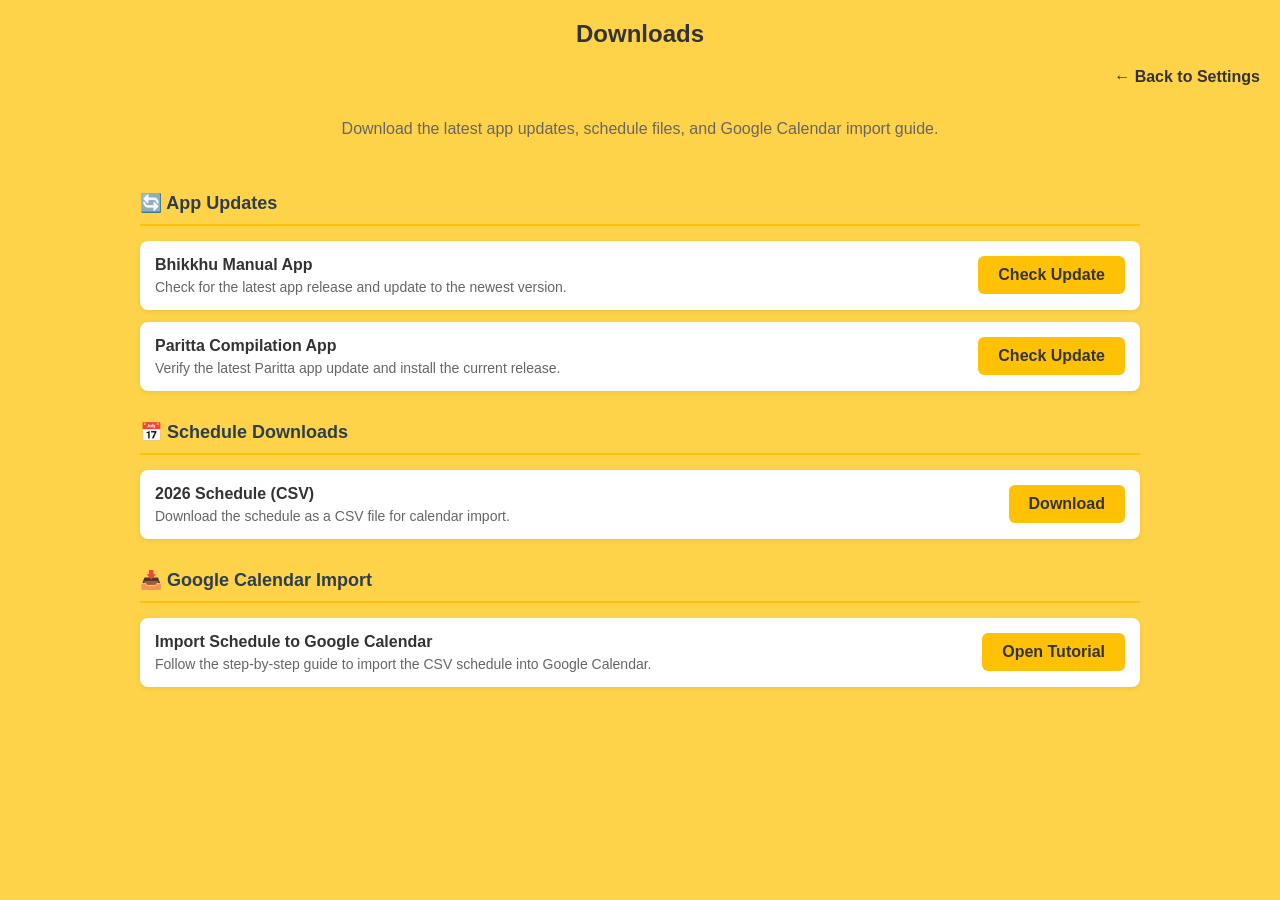
<file: download.html>
<!DOCTYPE html>
<html lang="en">

<head>
    <meta charset="UTF-8">
    <meta name="viewport" content="width=device-width, initial-scale=1.0">
    <title>Download - Bhikkhu Manual</title>
    <link rel="stylesheet" href="style2026.css">
    <style>
        .download-content {
            padding: 20px;
            max-width: 1000px;
            margin: 0 auto;
        }

        .download-section {
            margin-bottom: 30px;
        }

        .download-section h3 {
            color: #2c3e50;
            font-size: 18px;
            margin-bottom: 15px;
            padding-bottom: 10px;
            border-bottom: 2px solid #ffc106;
        }

        .download-item {
            background: #fff;
            border-radius: 8px;
            padding: 15px;
            margin-bottom: 12px;
            display: flex;
            justify-content: flex-start;
            align-items: center;
            box-shadow: 0 2px 6px rgba(0, 0, 0, 0.08);
            transition: all 0.2s ease;
        }

        .download-item:hover {
            box-shadow: 0 4px 12px rgba(0, 0, 0, 0.12);
            transform: translateY(-2px);
        }

        .download-info {
            flex: 1;
        }

        .download-info h4 {
            margin: 0 0 5px 0;
            color: #333;
            font-size: 16px;
        }

        .download-info p {
            margin: 0;
            font-size: 14px;
            color: #666;
        }

        .download-btn {
            background: #ffc106;
            color: #333;
            border: none;
            padding: 10px 20px;
            border-radius: 6px;
            cursor: pointer;
            font-weight: bold;
            text-decoration: none;
            display: inline-block;
            transition: all 0.2s ease;
            margin-left: auto;
        }

        .download-btn:hover {
            background: #ffb300;
            transform: scale(1.05);
        }

        @media (max-width: 600px) {
            .download-item {
                flex-direction: column;
                align-items: flex-start;
            }

            .download-btn {
                margin-left: auto;
                margin-top: 10px;
                text-align: center;
            }
        }
    </style>
</head>

<body>
    <header class="hero">
        <h2>Downloads</h2>

        <a href="settings.html"
            style="display: block; text-align: right; margin-right: 20px; color: #333; text-decoration: none;font-weight: bold;">←
            Back to
            Settings</a>
        <br>
        <p>Download the latest app updates, schedule files, and Google Calendar import guide.</p>
    </header>

    <main class="download-content">
        <!-- App Update Section -->
        <div class="download-section">
            <h3>🔄 App Updates</h3>
            <div class="download-item">
                <div class="download-info">
                    <h4>Bhikkhu Manual App</h4>
                    <p>Check for the latest app release and update to the newest version.</p>
                </div>
                <a href="https://bhikkhu-manual.github.io" target="_blank" rel="noopener noreferrer"
                    class="download-btn">Check Update</a>
            </div>
            <div class="download-item">
                <div class="download-info">
                    <h4>Paritta Compilation App</h4>
                    <p>Verify the latest Paritta app update and install the current release.</p>
                </div>
                <a href="https://www.dhammacitta.org" target="_blank" rel="noopener noreferrer"
                    class="download-btn">Check Update</a>
            </div>
        </div>

        <!-- Schedule Section -->
        <div class="download-section">
            <h3>📅 Schedule Downloads</h3>
            <!-- <div class="download-item">
                <div class="download-info">
                    <h4>2026 Schedule (JSON)</h4>
                    <p>Uposatha dates and moon phases for 2026.</p>
                </div>
                <a href="../schedule.json" class="download-btn" download>Download</a>
            </div> -->
            <div class="download-item">
                <div class="download-info">
                    <h4>2026 Schedule (CSV)</h4>
                    <p>Download the schedule as a CSV file for calendar import.</p>
                </div>
                <a href="../schedule.csv" class="download-btn" download>Download</a>
            </div>
            <!-- <div class="download-item">
                <div class="download-info">
                    <h4>Schedule Script</h4>
                    <p>JavaScript file containing the schedule data used by the app.</p>
                </div>
                <a href="../schedule.js" class="download-btn" download>Download</a>
            </div> -->
        </div>

        <!-- Google Calendar Section -->
        <div class="download-section">
            <h3>📥 Google Calendar Import</h3>
            <div class="download-item">
                <div class="download-info">
                    <h4>Import Schedule to Google Calendar</h4>
                    <p>Follow the step-by-step guide to import the CSV schedule into Google Calendar.</p>
                </div>
                <a href="importcsv.html" class="download-btn">Open Tutorial</a>
            </div>
        </div>

        <!-- Documentation Section -->
        <!-- <div class="download-section">
            <h3>📖 Documentation</h3>
            <div class="download-item">
                <div class="download-info">
                    <h4>Bhikkhu Manual PDF</h4>
                    <p>Complete manual with guidelines and references.</p>
                </div>
                <a href="#" class="download-btn">Coming Soon</a>
            </div>
            <div class="download-item">
                <div class="download-info">
                    <h4>Pāṭimokkha</h4>
                    <p>Buddhist monastic precepts and rules.</p>
                </div>
                <a href="#" class="download-btn">Coming Soon</a>
            </div>
        </div> -->

        <!-- Resources Section -->
        <!-- <div class="download-section">
            <h3>🔗 External Resources</h3>
            <div class="download-item">
                <div class="download-info">
                    <h4>Bhikkhu Manual Website</h4>
                    <p>Visit the official project page.</p>
                </div>
                <a href="https://bhikkhu-manual.github.io" target="_blank" class="download-btn">Visit</a>
            </div>
            <div class="download-item">
                <div class="download-info">
                    <h4>Access to Insight</h4>
                    <p>Comprehensive Buddhist scripture library.</p>
                </div>
                <a href="https://www.accesstoinsight.org" target="_blank" class="download-btn">Visit</a>
            </div>
        </div> -->
    </main>

</body>

</html>
</file>
<file: style2026.css>
body {
  margin: 0;
  font-family: Arial, sans-serif;
  background-color: #ffd349;
  color: #333;
}

/* Navbar */
.navbar {
  position: fixed;
  top: 0;
  width: 100%;
  background: linear-gradient(90deg, #ffd349, #ffc106);
  color: #000;
  padding: 12px 20px;
  font-weight: bold;
  font-size: 18px;
  box-shadow: 0 2px 6px rgba(0, 0, 0, 0.15);
  z-index: 1000;
}

/* Hero */
.hero {
  margin-top: 0px;
  text-align: center;
  /* padding: 40px 20px; */
}

.hero-img {
  min-height: 350px;
  min-width: 350px;
  /* Minimum height for image */
  max-height: 50%;
  width: 35%;
  height: auto;
  /* Maintain aspect ratio */
}

.hero h1 {
  font-size: 32px;
  color: #444;
}

.hero p {
  font-size: 16px;
  color: #666;
}

/* Menu Grid */
.menu-gridd {
  display: grid;
  grid-template-columns: repeat(auto-fit, minmax(180px, 1fr));
  gap: 20px;
  padding: 20px;
  max-width: 100%;
  /* Prevent overflow on resize */
  box-sizing: border-box;
}

.menu-grid {
  display: grid;
  grid-template-columns: repeat(auto-fit, minmax(180px, 1fr));
  gap: 20px;
  padding: 20px;
  max-width: 100%;
  /* batasi lebar grid */
  margin: 0 auto;
  /* center horizontal */
  box-sizing: border-box;
}

.menu-card {
  background: #fff;
  border-radius: 12px;
  padding: 30px 20px;
  text-align: center;
  text-decoration: none;
  color: #333;
  box-shadow: 0 4px 8px rgba(0, 0, 0, 0.1);
  transition: transform 0.2s ease, box-shadow 0.2s ease;
  overflow: hidden;
  /* Prevent content from overflowing the card */
  /* min-height: 180px; */
  /* Minimum height for card */
  display: flex;
  flex-direction: column;
  justify-content: space-between;
  align-items: center;
}

.menu-card:hover {
  transform: translateY(-5px);
  box-shadow: 0 6px 12px rgba(0, 0, 0, 0.15);
}

.menu-card .icon {
  font-size: 32px;
  margin-bottom: 10px;
  color: #ffc106;
}

.menu-card h3 {
  margin: 0;
  margin-top: 12px;
  font-size: 18px;
}

.menu-img {
  min-height: 80px;
  /* Minimum height for menu images */
  width: auto;
  max-height: 100px;
  /* Fixed height for consistency */
  object-fit: contain;
  /* Maintain aspect ratio without cropping */
  /* margin-bottom: 12px; */
  flex-shrink: 0;
}

/* Media Queries for Mobile Responsiveness */
@media (max-width: 768px) {
  .hero-img {
    width: 80%;
    max-width: 300px;
    height: auto;
  }

  .hero h2 {
    font-size: 24px;
  }

  .menu-grid {
    grid-template-columns: repeat(2, 1fr);
    gap: 15px;
    padding: 15px;
  }

  .menu-card {
    padding: 20px 15px;
  }

  .menu-card h3 {
    font-size: 16px;
  }

  .menu-img {
    max-height: 80px;
  }
}

@media (max-width: 480px) {
  .menu-grid {
    grid-template-columns: 1fr;
    gap: 10px;
    padding: 10px;
  }

  .menu-card {
    padding: 15px 10px;
  }

  .menu-card h3 {
    font-size: 14px;
  }

  .menu-img {
    max-height: 70px;
  }

  .hero h2 {
    font-size: 20px;
  }
}

/* Settings Button (Bottom Right Corner) */
.settings-btn {
  position: fixed;
  bottom: 20px;
  right: 20px;
  width: 50px;
  height: 50px;
  background: #4a90e2;
  color: #fff;
  border-radius: 50%;
  display: flex;
  align-items: center;
  justify-content: center;
  font-size: 24px;
  text-decoration: none;
  box-shadow: 0 4px 8px rgba(0, 0, 0, 0.2);
  transition: background 0.3s ease, transform 0.2s ease;
  z-index: 999;
  opacity: 0.7;
}

.settings-btn:hover {
  background: #357abd;
  transform: scale(1.1);
  opacity: 1;
}

@media (max-width: 768px) {
  .settings-btn {
    width: 45px;
    height: 45px;
    font-size: 20px;
    bottom: 15px;
    right: 15px;
  }
}

/* About Page Styles */
.about-content {
  max-width: 800px;
  margin: 0 auto;
  padding: 20px;
  text-align: center;
}

.about-card {
  background: #fff;
  border-radius: 12px;
  padding: 30px;
  margin: 20px 0;
  box-shadow: 0 4px 8px rgba(0, 0, 0, 0.1);
  text-align: left;
}

.about-card h3 {
  color: #4a90e2;
  margin-bottom: 15px;
  font-size: 24px;
}

.about-card p {
  margin: 10px 0;
  line-height: 1.6;
}

.about-card a {
  color: #4a90e2;
  text-decoration: none;
}

.about-card a:hover {
  text-decoration: underline;
}

.reference {
  margin: 20px 0;
  padding: 15px;
  background: #f9f9f9;
  border-radius: 8px;
  border-left: 4px solid #4a90e2;
}

.reference h4 {
  margin: 0 0 10px 0;
  color: #333;
}

.back-btn {
  display: inline-block;
  background: #4a90e2;
  color: #fff;
  padding: 12px 24px;
  border-radius: 6px;
  text-decoration: none;
  font-weight: bold;
  margin-top: 20px;
  transition: background 0.3s ease;
}

.back-btn:hover {
  background: #357abd;
}

@media (max-width: 768px) {
  .about-content {
    padding: 15px;
  }

  .about-card {
    padding: 20px;
  }

  .about-card h3 {
    font-size: 20px;
  }
}
</file>
